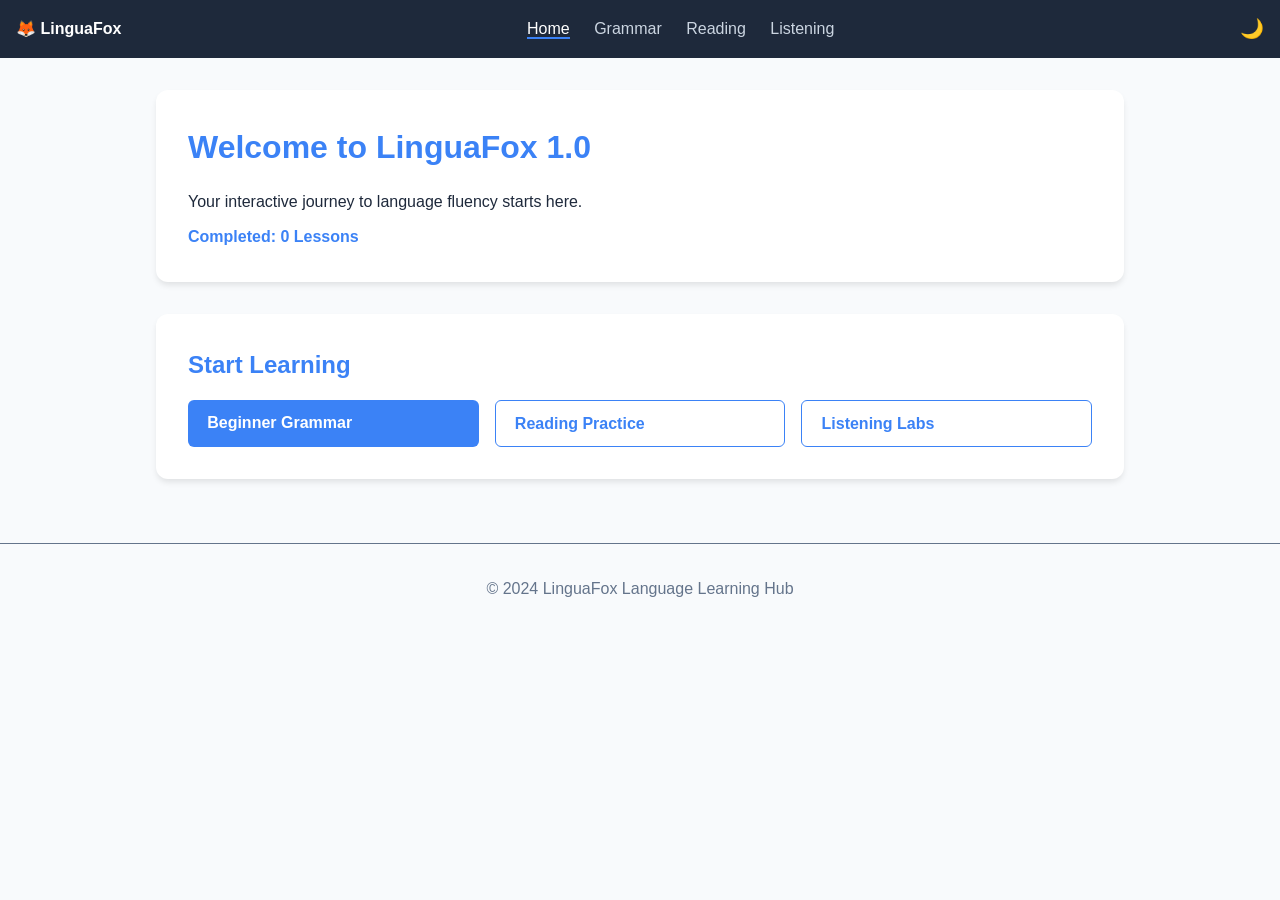
<file: index.html>
<!DOCTYPE html>
<html lang="en">
<head>
    <meta charset="UTF-8">
    <meta name="viewport" content="width=device-width, initial-scale=1.0">
    <title>LinguaFox - Master Languages</title>
    <link rel="stylesheet" href="style.css">
</head>
<body>
    <nav>
        <div class="logo">🦊 <strong>LinguaFox</strong></div>
        <div>
            <a href="index.html" class="active">Home</a>
            <a href="grammar.html">Grammar</a>
            <a href="reading.html">Reading</a>
            <a href="listening.html">Listening</a>
        </div>
        <button id="dark-mode-toggle" onclick="toggleDarkMode()">🌙</button>
    </nav>

    <div class="container">
        <header class="card">
            <h1>Welcome to LinguaFox 1.0</h1>
            <p>Your interactive journey to language fluency starts here.</p>
            <div id="progress-badge" style="margin-top:10px; color:var(--primary); font-weight:bold;"></div>
        </header>

        <div class="card">
            <h2>Start Learning</h2>
            <div style="display: grid; grid-template-columns: repeat(auto-fit, minmax(200px, 1fr)); gap: 1rem;">
                <a href="grammar.html" class="btn btn-primary">Beginner Grammar</a>
                <a href="reading.html" class="btn btn-outline">Reading Practice</a>
                <a href="listening.html" class="btn btn-outline">Listening Labs</a>
            </div>
        </div>
    </div>

    <footer>&copy; 2024 LinguaFox Language Learning Hub</footer>
    <script src="script.js"></script>
</body>
</html>
</file>
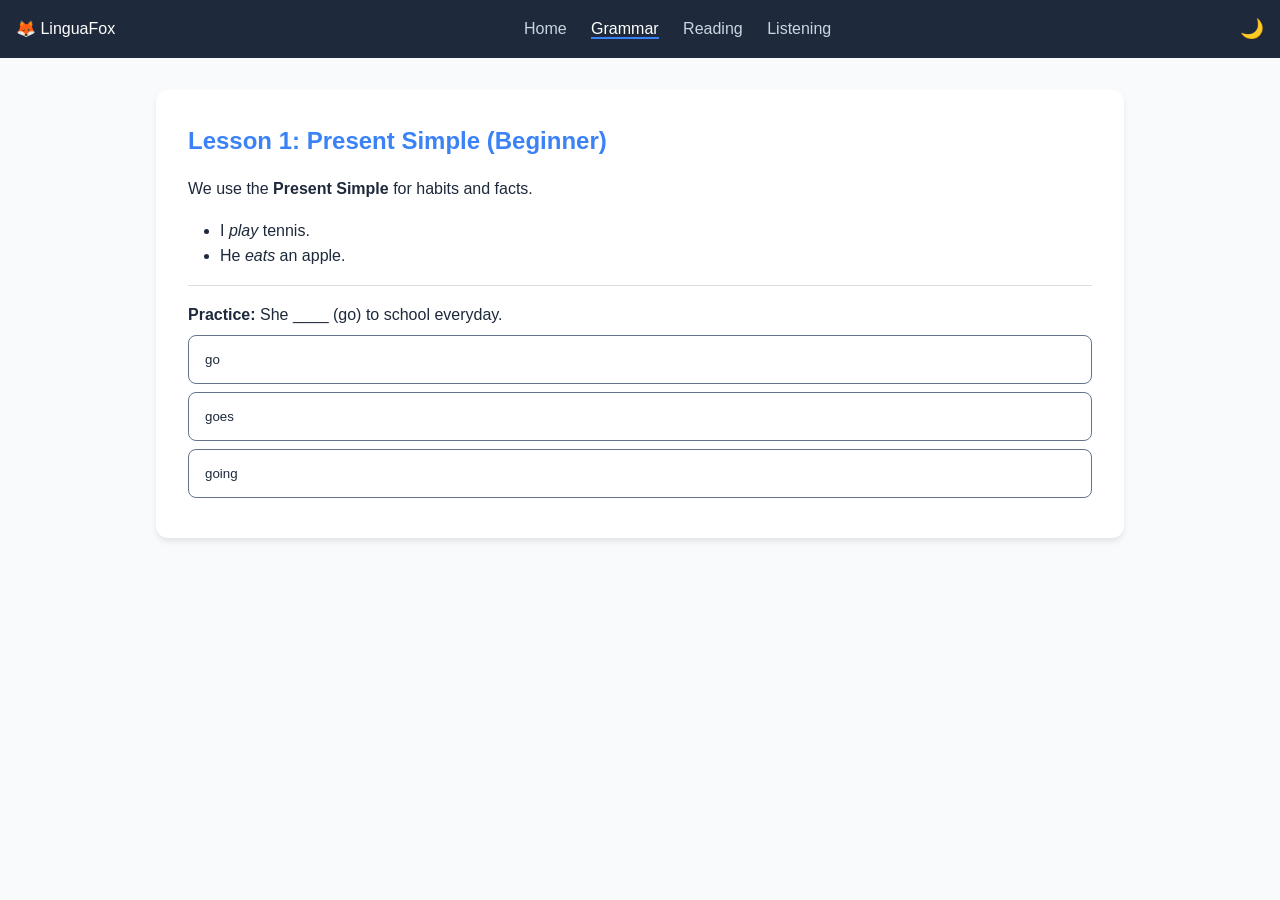
<file: grammar.html>
<!DOCTYPE html>
<html lang="en">
<head>
    <meta charset="UTF-8"><title>Grammar - LinguaFox</title>
    <link rel="stylesheet" href="style.css">
</head>
<body>
    <nav>
        <div class="logo">🦊 LinguaFox</div>
        <div>
            <a href="index.html">Home</a>
            <a href="grammar.html" class="active">Grammar</a>
            <a href="reading.html">Reading</a>
            <a href="listening.html">Listening</a>
        </div>
        <button id="dark-mode-toggle" onclick="toggleDarkMode()">🌙</button>
    </nav>

    <div class="container">
        <div class="card">
            <h2>Lesson 1: Present Simple (Beginner)</h2>
            <p>We use the <strong>Present Simple</strong> for habits and facts.</p>
            <ul style="margin: 1rem 2rem;">
                <li>I <em>play</em> tennis.</li>
                <li>He <em>eats</em> an apple.</li>
            </ul>
            
            <div class="quiz-container" style="border-top: 1px solid #ddd; margin-top: 1rem; padding-top: 1rem;">
                <p><strong>Practice:</strong> She ____ (go) to school everyday.</p>
                <button class="quiz-option" onclick="checkAnswer(this, false, 'g1')">go</button>
                <button class="quiz-option" onclick="checkAnswer(this, true, 'g1')">goes</button>
                <button class="quiz-option" onclick="checkAnswer(this, false, 'g1')">going</button>
                <p class="explanation hidden" style="color:var(--success)">Correct! With 'She/He/It', we add -s or -es.</p>
            </div>
        </div>
    </div>
    <script src="script.js"></script>
</body>
</html>
</file>
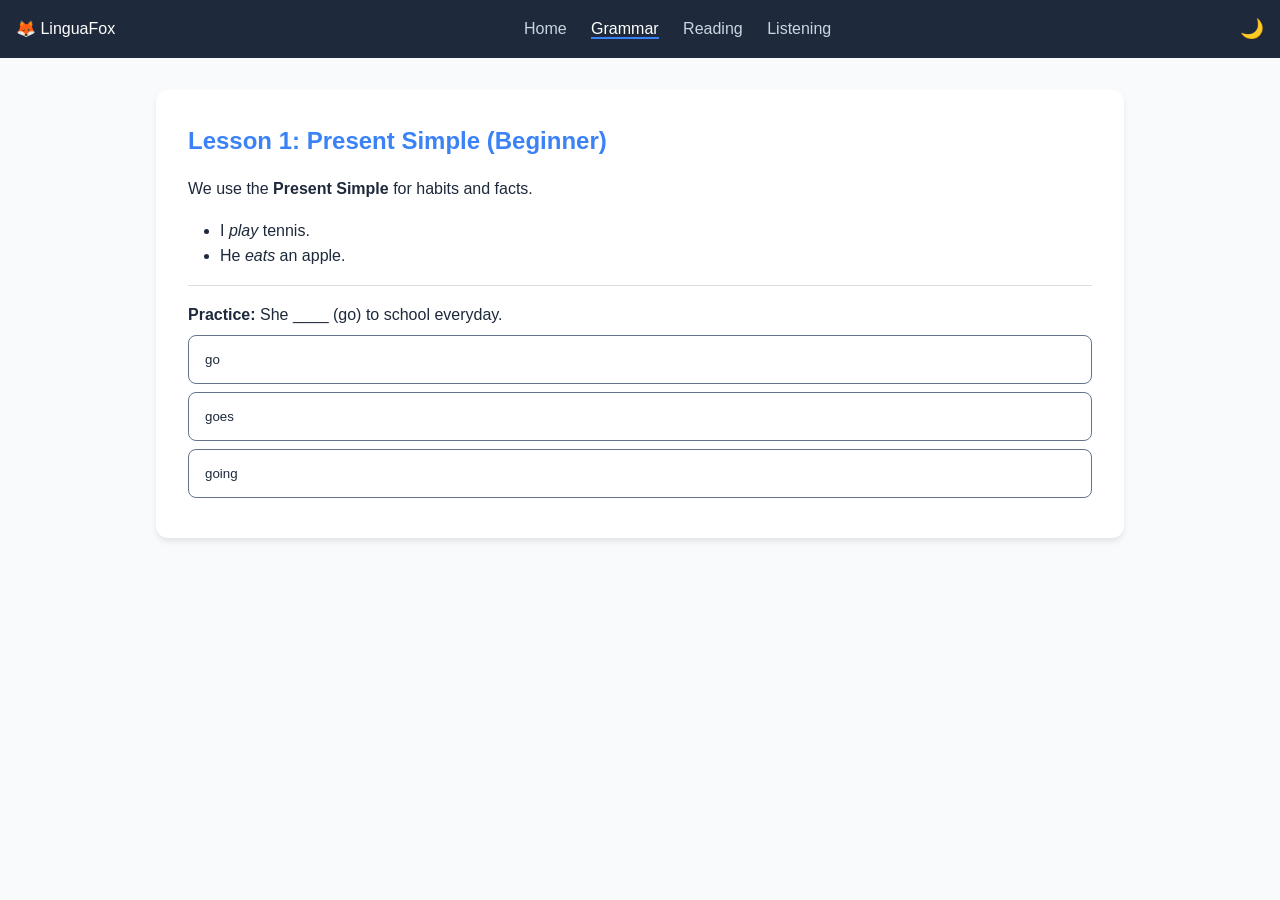
<file: grmmar.html>
<!DOCTYPE html>
<html lang="en">
<head>
    <meta charset="UTF-8"><title>Grammar - LinguaFox</title>
    <link rel="stylesheet" href="style.css">
</head>
<body>
    <nav>
        <div class="logo">🦊 LinguaFox</div>
        <div>
            <a href="index.html">Home</a>
            <a href="grammar.html" class="active">Grammar</a>
            <a href="reading.html">Reading</a>
            <a href="listening.html">Listening</a>
        </div>
        <button id="dark-mode-toggle" onclick="toggleDarkMode()">🌙</button>
    </nav>

    <div class="container">
        <div class="card">
            <h2>Lesson 1: Present Simple (Beginner)</h2>
            <p>We use the <strong>Present Simple</strong> for habits and facts.</p>
            <ul style="margin: 1rem 2rem;">
                <li>I <em>play</em> tennis.</li>
                <li>He <em>eats</em> an apple.</li>
            </ul>
            
            <div class="quiz-container" style="border-top: 1px solid #ddd; margin-top: 1rem; padding-top: 1rem;">
                <p><strong>Practice:</strong> She ____ (go) to school everyday.</p>
                <button class="quiz-option" onclick="checkAnswer(this, false, 'g1')">go</button>
                <button class="quiz-option" onclick="checkAnswer(this, true, 'g1')">goes</button>
                <button class="quiz-option" onclick="checkAnswer(this, false, 'g1')">going</button>
                <p class="explanation hidden" style="color:var(--success)">Correct! With 'She/He/It', we add -s or -es.</p>
            </div>
        </div>
    </div>
    <script src="script.js"></script>
</body>
</html>
</file>
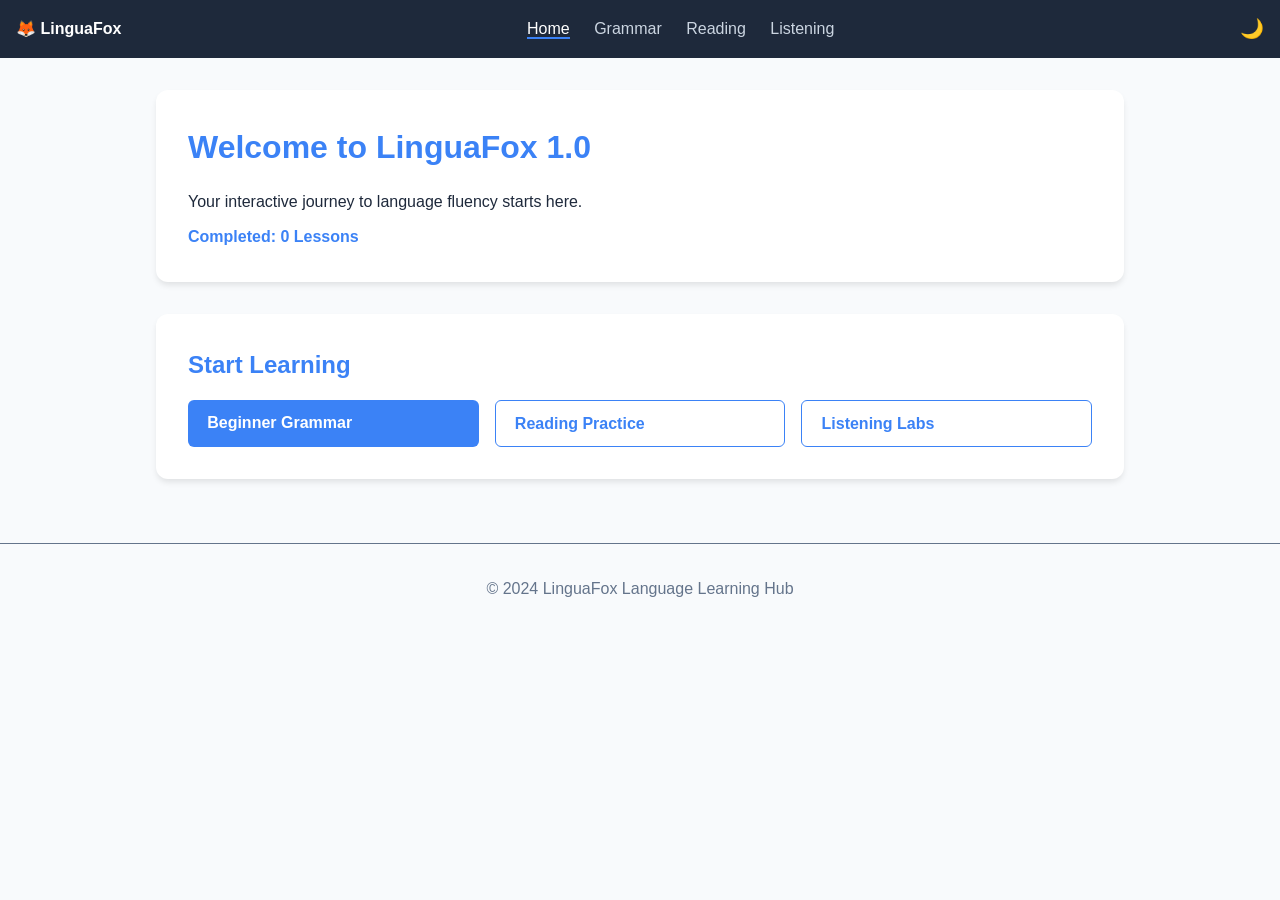
<file: index2.html>
<!DOCTYPE html>
<html lang="en">
<head>
    <meta charset="UTF-8">
    <meta name="viewport" content="width=device-width, initial-scale=1.0">
    <title>LinguaFox - Master Languages</title>
    <link rel="stylesheet" href="style.css">
</head>
<body>
    <nav>
        <div class="logo">🦊 <strong>LinguaFox</strong></div>
        <div>
            <a href="index.html" class="active">Home</a>
            <a href="grammar.html">Grammar</a>
            <a href="reading.html">Reading</a>
            <a href="listening.html">Listening</a>
        </div>
        <button id="dark-mode-toggle" onclick="toggleDarkMode()">🌙</button>
    </nav>

    <div class="container">
        <header class="card">
            <h1>Welcome to LinguaFox 1.0</h1>
            <p>Your interactive journey to language fluency starts here.</p>
            <div id="progress-badge" style="margin-top:10px; color:var(--primary); font-weight:bold;"></div>
        </header>

        <div class="card">
            <h2>Start Learning</h2>
            <div style="display: grid; grid-template-columns: repeat(auto-fit, minmax(200px, 1fr)); gap: 1rem;">
                <a href="grammar.html" class="btn btn-primary">Beginner Grammar</a>
                <a href="reading.html" class="btn btn-outline">Reading Practice</a>
                <a href="listening.html" class="btn btn-outline">Listening Labs</a>
            </div>
        </div>
    </div>

    <footer>&copy; 2024 LinguaFox Language Learning Hub</footer>
    <script src="script.js"></script>
</body>
</html>
</file>
<file: style.css>
:root {
    --bg: #f8fafc;
    --text: #1e293b;
    --primary: #3b82f6;
    --secondary: #64748b;
    --card-bg: #ffffff;
    --nav-bg: #1e293b;
    --success: #22c55e;
    --danger: #ef4444;
}

[data-theme="dark"] {
    --bg: #0f172a;
    --text: #f1f5f9;
    --card-bg: #1e293b;
    --secondary: #94a3b8;
}

* { margin: 0; padding: 0; box-sizing: border-box; transition: 0.3s ease; }
body { font-family: 'Inter', sans-serif; background: var(--bg); color: var(--text); line-height: 1.6; }

nav { background: var(--nav-bg); padding: 1rem; display: flex; justify-content: space-between; align-items: center; color: white; position: sticky; top: 0; z-index: 100; }
nav a { color: #cbd5e1; text-decoration: none; margin: 0 10px; font-weight: 500; }
nav a:hover, nav a.active { color: white; border-bottom: 2px solid var(--primary); }

.container { max-width: 1000px; margin: 2rem auto; padding: 0 1rem; }
.card { background: var(--card-bg); padding: 2rem; border-radius: 12px; box-shadow: 0 4px 6px -1px rgba(0,0,0,0.1); margin-bottom: 2rem; }

h1, h2 { margin-bottom: 1rem; color: var(--primary); }
.btn { cursor: pointer; padding: 0.6rem 1.2rem; border: none; border-radius: 6px; font-weight: 600; text-decoration: none; display: inline-block; }
.btn-primary { background: var(--primary); color: white; }
.btn-outline { border: 1px solid var(--primary); color: var(--primary); background: transparent; }

.quiz-option { display: block; width: 100%; padding: 1rem; margin: 0.5rem 0; border: 1px solid var(--secondary); border-radius: 8px; text-align: left; background: var(--card-bg); color: var(--text); }
.quiz-option.correct { background: var(--success); color: white; }
.quiz-option.wrong { background: var(--danger); color: white; }

.hidden { display: none; }
#dark-mode-toggle { font-size: 1.2rem; background: transparent; border: none; cursor: pointer; color: white; }

footer { text-align: center; padding: 2rem; color: var(--secondary); margin-top: 4rem; border-top: 1px solid var(--secondary); }

@media (max-width: 600px) {
    nav { flex-direction: column; gap: 1rem; }
}
</file>
